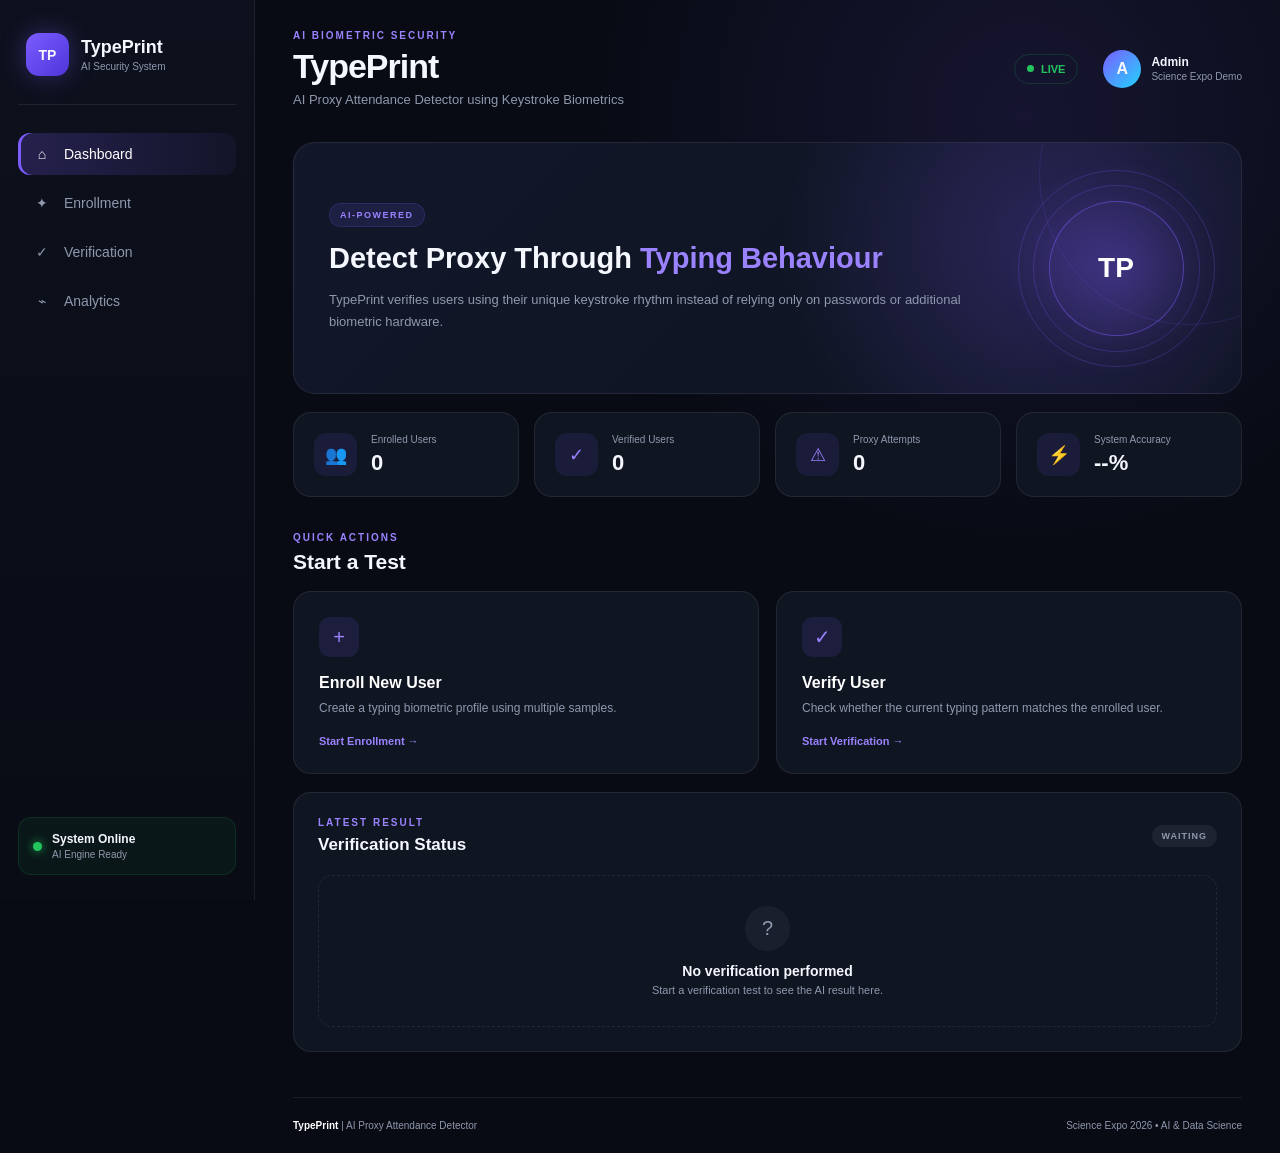
<file: index.html>
<!DOCTYPE html>
<html lang="en">
<head>
    <meta charset="UTF-8">
    <meta name="viewport" content="width=device-width, initial-scale=1.0">

    <title>TypePrint | AI Proxy Attendance Detector</title>

    <!-- Step 2: CSS file -->
    <link rel="stylesheet" href="style.css">
</head>

<body>

    <!-- ==============================
         MAIN APPLICATION
    =============================== -->

    <div class="app-container">

        <!-- ===== SIDEBAR ===== -->
        <aside class="sidebar">

            <div class="brand">
                <div class="brand-icon">TP</div>

                <div>
                    <h2>TypePrint</h2>
                    <p>AI Security System</p>
                </div>
            </div>

            <nav class="navigation">

                <button class="nav-item active" data-section="dashboard">
                    <span>⌂</span>
                    Dashboard
                </button>

                <button class="nav-item" data-section="enrollment">
                    <span>✦</span>
                    Enrollment
                </button>

                <button class="nav-item" data-section="verification">
                    <span>✓</span>
                    Verification
                </button>

                <button class="nav-item" data-section="analytics">
                    <span>⌁</span>
                    Analytics
                </button>

            </nav>

            <div class="system-status">
                <span class="status-dot"></span>
                <div>
                    <strong>System Online</strong>
                    <small>AI Engine Ready</small>
                </div>
            </div>

        </aside>


        <!-- ===== MAIN CONTENT ===== -->

        <main class="main-content">

            <!-- HEADER -->

            <header class="top-header">

                <div>
                    <p class="small-label">AI BIOMETRIC SECURITY</p>

                    <h1>
                        TypePrint
                    </h1>

                    <p class="subtitle">
                        AI Proxy Attendance Detector using Keystroke Biometrics
                    </p>
                </div>

                <div class="header-right">

                    <div class="live-indicator">
                        <span></span>
                        LIVE
                    </div>

                    <div class="user-profile">
                        <div class="avatar">A</div>

                        <div>
                            <strong>Admin</strong>
                            <small>Science Expo Demo</small>
                        </div>
                    </div>

                </div>

            </header>


            <!-- =========================================
                 DASHBOARD SECTION
            ========================================== -->

            <section id="dashboard" class="page-section active-section">

                <div class="welcome-card">

                    <div>

                        <span class="tag">
                            AI-POWERED
                        </span>

                        <h2>
                            Detect Proxy Through
                            <span>Typing Behaviour</span>
                        </h2>

                        <p>
                            TypePrint verifies users using their unique
                            keystroke rhythm instead of relying only on
                            passwords or additional biometric hardware.
                        </p>

                    </div>

                    <div class="security-visual">
                        <div class="scan-circle">
                            <span>TP</span>
                        </div>
                    </div>

                </div>


                <!-- STAT CARDS -->

                <div class="stats-grid">

                    <div class="stat-card">

                        <div class="stat-icon">
                            👥
                        </div>

                        <div>
                            <p>Enrolled Users</p>
                            <h3 id="totalUsers">0</h3>
                        </div>

                    </div>


                    <div class="stat-card">

                        <div class="stat-icon">
                            ✓
                        </div>

                        <div>
                            <p>Verified Users</p>
                            <h3 id="verifiedCount">0</h3>
                        </div>

                    </div>


                    <div class="stat-card">

                        <div class="stat-icon">
                            ⚠
                        </div>

                        <div>
                            <p>Proxy Attempts</p>
                            <h3 id="proxyCount">0</h3>
                        </div>

                    </div>


                    <div class="stat-card">

                        <div class="stat-icon">
                            ⚡
                        </div>

                        <div>
                            <p>System Accuracy</p>
                            <h3 id="accuracy">--%</h3>
                        </div>

                    </div>

                </div>


                <!-- QUICK ACTIONS -->

                <div class="section-heading">

                    <div>
                        <p class="small-label">QUICK ACTIONS</p>
                        <h2>Start a Test</h2>
                    </div>

                </div>


                <div class="action-grid">

                    <button
                        class="action-card"
                        data-section="enrollment">

                        <div class="action-icon">
                            +
                        </div>

                        <h3>
                            Enroll New User
                        </h3>

                        <p>
                            Create a typing biometric profile
                            using multiple samples.
                        </p>

                        <span>
                            Start Enrollment →
                        </span>

                    </button>


                    <button
                        class="action-card"
                        data-section="verification">

                        <div class="action-icon">
                            ✓
                        </div>

                        <h3>
                            Verify User
                        </h3>

                        <p>
                            Check whether the current typing
                            pattern matches the enrolled user.
                        </p>

                        <span>
                            Start Verification →
                        </span>

                    </button>

                </div>


                <!-- RECENT RESULT -->

                <div class="panel">

                    <div class="panel-header">

                        <div>
                            <p class="small-label">
                                LATEST RESULT
                            </p>

                            <h2>
                                Verification Status
                            </h2>
                        </div>

                        <span
                            id="dashboardStatus"
                            class="status-badge waiting">
                            WAITING
                        </span>

                    </div>


                    <div class="result-placeholder">

                        <div class="result-icon">
                            ?
                        </div>

                        <h3>
                            No verification performed
                        </h3>

                        <p>
                            Start a verification test to see
                            the AI result here.
                        </p>

                    </div>

                </div>

            </section>



            <!-- =========================================
                 ENROLLMENT SECTION
            ========================================== -->

            <section
                id="enrollment"
                class="page-section">

                <div class="section-heading">

                    <div>

                        <p class="small-label">
                            STEP 01
                        </p>

                        <h2>
                            User Enrollment
                        </h2>

                        <p>
                            Create a unique typing biometric
                            profile for the user.
                        </p>

                    </div>

                </div>


                <div class="enrollment-layout">

                    <!-- USER DETAILS -->

                    <div class="panel">

                        <div class="panel-header">

                            <div>

                                <p class="small-label">
                                    USER PROFILE
                                </p>

                                <h2>
                                    Basic Information
                                </h2>

                            </div>

                        </div>


                        <div class="form-group">

                            <label for="userName">
                                Student Name
                            </label>

                            <input
                                type="text"
                                id="userName"
                                placeholder="Enter student name"
                                autocomplete="off">

                        </div>


                        <div class="form-group">

                            <label for="userId">
                                Student ID
                            </label>

                            <input
                                type="text"
                                id="userId"
                                placeholder="Enter student ID"
                                autocomplete="off">

                        </div>


                        <div class="info-box">

                            <strong>
                                Why 10 samples?
                            </strong>

                            <p>
                                Multiple samples help the AI understand
                                the natural variation in a user's typing
                                rhythm.
                            </p>

                        </div>

                    </div>


                    <!-- TYPING SAMPLE -->

                    <div class="panel">

                        <div class="panel-header">

                            <div>

                                <p class="small-label">
                                    BIOMETRIC CAPTURE
                                </p>

                                <h2>
                                    Typing Samples
                                </h2>

                            </div>

                            <div class="sample-counter">
                                <span id="sampleNumber">
                                    0
                                </span>
                                / 10
                            </div>

                        </div>


                        <div class="phrase-box">

                            <p>
                                Type the following phrase:
                            </p>

                            <strong id="enrollmentPhrase">
                                TypePrint verifies my identity
                                through my typing rhythm.
                            </strong>

                        </div>


                        <textarea
                            id="enrollmentInput"
                            class="typing-input"
                            placeholder="Start typing the phrase here..."
                            rows="4"
                            autocomplete="off"
                            spellcheck="false">
                        </textarea>


                        <div class="typing-metrics">

                            <div>
                                <span>Dwell Time</span>
                                <strong id="dwellDisplay">
                                    -- ms
                                </strong>
                            </div>

                            <div>
                                <span>Flight Time</span>
                                <strong id="flightDisplay">
                                    -- ms
                                </strong>
                            </div>

                            <div>
                                <span>Typing Speed</span>
                                <strong id="speedDisplay">
                                    -- WPM
                                </strong>
                            </div>

                        </div>


                        <div class="progress-container">

                            <div class="progress-label">

                                <span>
                                    Enrollment Progress
                                </span>

                                <strong id="enrollmentProgressText">
                                    0%
                                </strong>

                            </div>

                            <div class="progress-bar">

                                <div
                                    id="enrollmentProgress"
                                    class="progress-fill">
                                </div>

                            </div>

                        </div>


                        <button
                            id="enrollSampleBtn"
                            class="primary-button"
                            disabled>

                            Record Sample

                        </button>

                    </div>

                </div>


                <div
                    id="enrollmentMessage"
                    class="message-box hidden">
                </div>

            </section>



            <!-- =========================================
                 VERIFICATION SECTION
            ========================================== -->

            <section
                id="verification"
                class="page-section">

                <div class="section-heading">

                    <div>

                        <p class="small-label">
                            STEP 02
                        </p>

                        <h2>
                            Identity Verification
                        </h2>

                        <p>
                            Verify whether the current typing pattern
                            matches the enrolled user.
                        </p>

                    </div>

                </div>


                <div class="verification-layout">

                    <div class="panel verification-panel">

                        <div class="verification-user">

                            <div class="large-avatar">
                                ?
                            </div>

                            <div>

                                <p>
                                    Verifying User
                                </p>

                                <h3 id="verificationUser">
                                    No User Selected
                                </h3>

                            </div>

                        </div>


                        <div class="phrase-box">

                            <p>
                                Type the verification phrase:
                            </p>

                            <strong id="verificationPhrase">
                                TypePrint verifies my identity
                                through my typing rhythm.
                            </strong>

                        </div>


                        <textarea
                            id="verificationInput"
                            class="typing-input"
                            placeholder="Type the phrase to verify..."
                            rows="4"
                            autocomplete="off"
                            spellcheck="false">
                        </textarea>


                        <div class="verification-actions">

                            <button
                                id="verifyBtn"
                                class="primary-button"
                                disabled>

                                Verify Identity

                            </button>

                            <button
                                id="clearVerificationBtn"
                                class="secondary-button">

                                Clear

                            </button>

                        </div>


                        <div
                            id="verificationProgress"
                            class="verification-progress hidden">

                            <span class="loader"></span>

                            AI is analysing typing behaviour...

                        </div>

                    </div>


                    <!-- RESULT CARD -->

                    <div
                        id="verificationResult"
                        class="panel result-panel">

                        <div class="result-header">

                            <p class="small-label">
                                AI VERIFICATION RESULT
                            </p>

                            <span
                                id="resultStatus"
                                class="status-badge waiting">
                                WAITING
                            </span>

                        </div>


                        <div class="match-score">

                            <div
                                id="matchCircle"
                                class="match-circle">

                                <span
                                    id="matchPercentage">
                                    --%
                                </span>

                                <small>
                                    Match
                                </small>

                            </div>

                        </div>


                        <h2 id="resultTitle">
                            Waiting for verification
                        </h2>

                        <p id="resultDescription">
                            Type the phrase and start verification
                            to receive an AI-based result.
                        </p>


                        <div class="result-details">

                            <div>
                                <span>Typing Pattern</span>
                                <strong id="patternResult">
                                    --
                                </strong>
                            </div>

                            <div>
                                <span>Confidence</span>
                                <strong id="confidenceResult">
                                    --
                                </strong>
                            </div>

                            <div>
                                <span>Decision Time</span>
                                <strong id="decisionTime">
                                    --
                                </strong>
                            </div>

                        </div>

                    </div>

                </div>

            </section>



            <!-- =========================================
                 ANALYTICS SECTION
            ========================================== -->

            <section
                id="analytics"
                class="page-section">

                <div class="section-heading">

                    <div>

                        <p class="small-label">
                            AI ANALYTICS
                        </p>

                        <h2>
                            Typing Behaviour Analytics
                        </h2>

                        <p>
                            Visual representation of keystroke
                            biometric features.
                        </p>

                    </div>

                </div>


                <div class="analytics-grid">

                    <div class="panel">

                        <div class="panel-header">

                            <div>

                                <p class="small-label">
                                    KEYSTROKE PATTERN
                                </p>

                                <h2>
                                    Typing Rhythm
                                </h2>

                            </div>

                        </div>


                        <div class="chart-container">

                            <canvas
                                id="typingChart">
                            </canvas>

                        </div>

                    </div>


                    <div class="panel">

                        <div class="panel-header">

                            <div>

                                <p class="small-label">
                                    BIOMETRIC FEATURES
                                </p>

                                <h2>
                                    Feature Analysis
                                </h2>

                            </div>

                        </div>


                        <div class="feature-list">

                            <div class="feature-row">

                                <div>
                                    <span>
                                        Dwell Time
                                    </span>

                                    <small>
                                        Key press duration
                                    </small>
                                </div>

                                <strong id="analyticsDwell">
                                    -- ms
                                </strong>

                            </div>


                            <div class="feature-row">

                                <div>
                                    <span>
                                        Flight Time
                                    </span>

                                    <small>
                                        Key-to-key interval
                                    </small>
                                </div>

                                <strong id="analyticsFlight">
                                    -- ms
                                </strong>

                            </div>


                            <div class="feature-row">

                                <div>
                                    <span>
                                        Typing Speed
                                    </span>

                                    <small>
                                        Words per minute
                                    </small>
                                </div>

                                <strong id="analyticsSpeed">
                                    -- WPM
                                </strong>

                            </div>


                            <div class="feature-row">

                                <div>
                                    <span>
                                        Keystrokes
                                    </span>

                                    <small>
                                        Total captured keys
                                    </small>
                                </div>

                                <strong id="analyticsKeys">
                                    0
                                </strong>

                            </div>

                        </div>

                    </div>

                </div>


                <!-- SECURITY INFORMATION -->

                <div class="panel security-panel">

                    <div class="panel-header">

                        <div>

                            <p class="small-label">
                                SECURITY MODEL
                            </p>

                            <h2>
                                How TypePrint Works
                            </h2>

                        </div>

                    </div>


                    <div class="security-steps">

                        <div class="security-step">

                            <span>01</span>

                            <div>

                                <h3>
                                    Capture
                                </h3>

                                <p>
                                    Record key timing information
                                    while the user types.
                                </p>

                            </div>

                        </div>


                        <div class="security-step">

                            <span>02</span>

                            <div>

                                <h3>
                                    Extract
                                </h3>

                                <p>
                                    Convert keystrokes into
                                    biometric timing features.
                                </p>

                            </div>

                        </div>


                        <div class="security-step">

                            <span>03</span>

                            <div>

                                <h3>
                                    Compare
                                </h3>

                                <p>
                                    Compare the current pattern
                                    with the enrolled profile.
                                </p>

                            </div>

                        </div>


                        <div class="security-step">

                            <span>04</span>

                            <div>

                                <h3>
                                    Detect
                                </h3>

                                <p>
                                    Identify matching or suspicious
                                    typing behaviour.
                                </p>

                            </div>

                        </div>

                    </div>

                </div>

            </section>



            <!-- =========================================
                 FOOTER
            ========================================== -->

            <footer class="footer">

                <div>

                    <strong>
                        TypePrint
                    </strong>

                    <span>
                        | AI Proxy Attendance Detector
                    </span>

                </div>

                <p>
                    Science Expo 2026 • AI & Data Science
                </p>

            </footer>

        </main>

    </div>


    <!-- Step 3: JavaScript file -->
    <script src="script.js"></script>

</body>

</html>
</file>
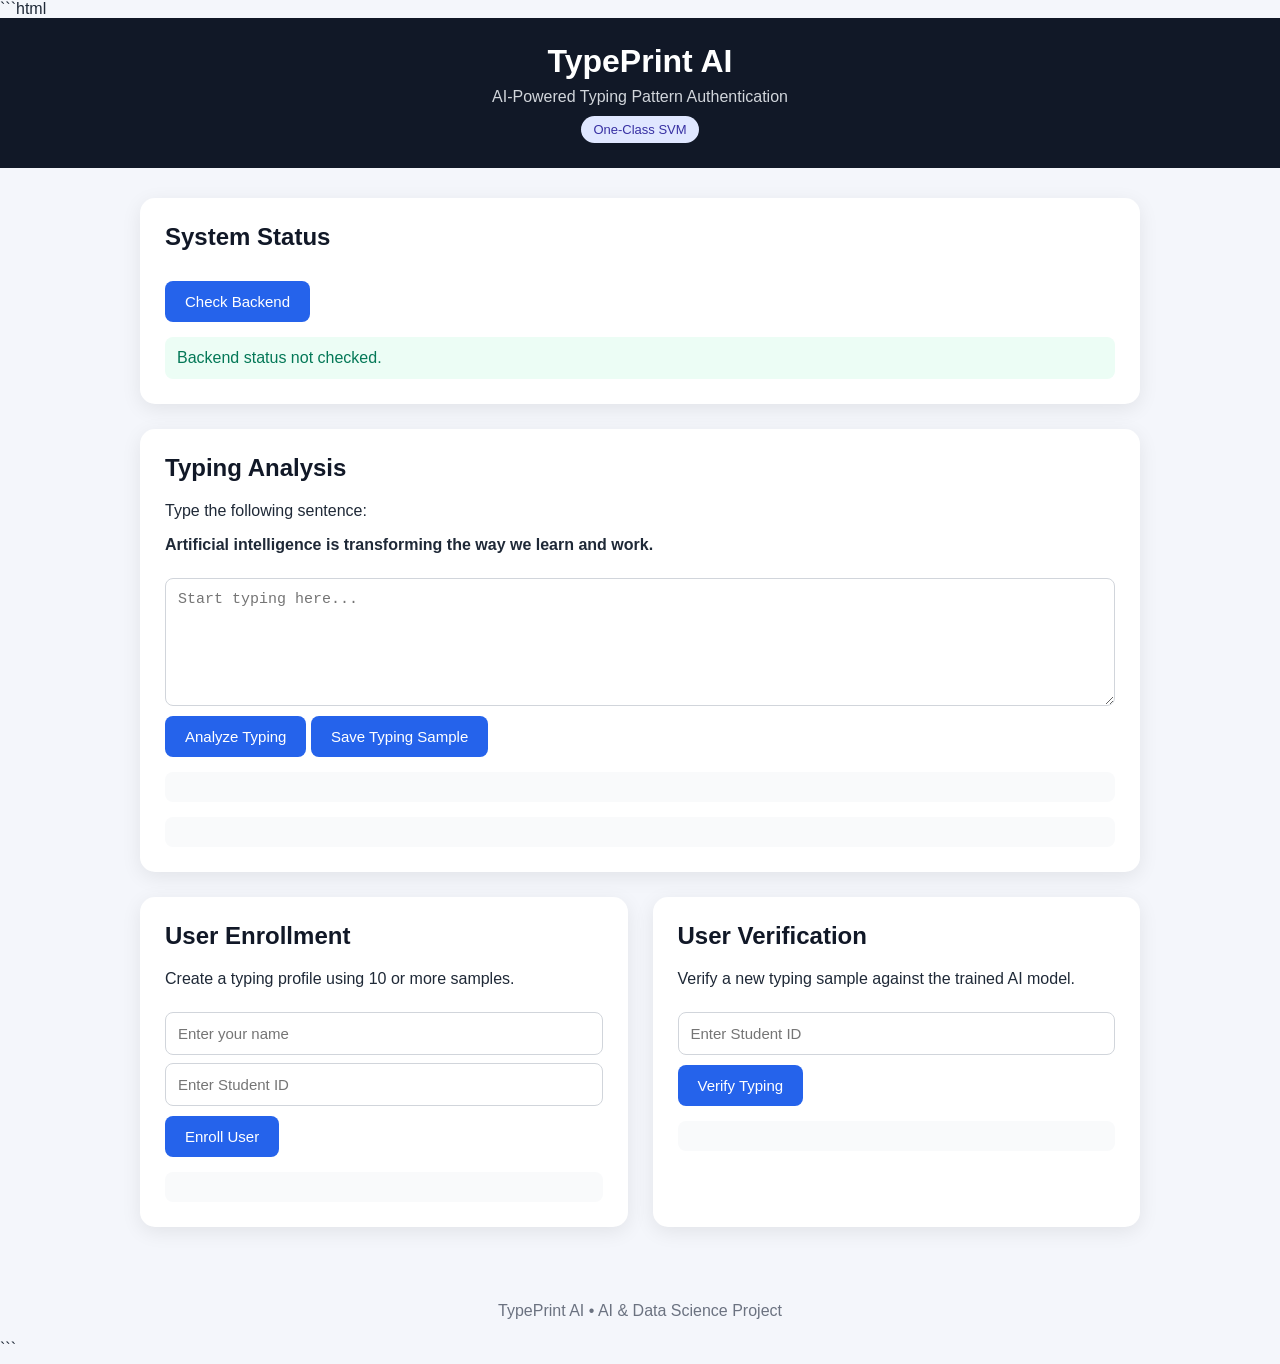
<file: frontend/index.html>
```html
<!DOCTYPE html>
<html lang="en">

<head>

    <meta charset="UTF-8">

    <meta name="viewport"
          content="width=device-width, initial-scale=1.0">

    <title>TypePrint AI</title>


    <style>

        * {
            box-sizing: border-box;
        }


        body {

            margin: 0;

            font-family:
                Arial,
                sans-serif;

            background:
                #f4f6fb;

            color:
                #1f2937;

        }


        header {

            background:
                #111827;

            color:
                white;

            padding:
                25px;

            text-align:
                center;

        }


        header h1 {

            margin:
                0 0 8px;

            font-size:
                32px;

        }


        header p {

            margin:
                0;

            color:
                #d1d5db;

        }


        .container {

            width:
                90%;

            max-width:
                1000px;

            margin:
                30px auto;

        }


        .card {

            background:
                white;

            padding:
                25px;

            margin-bottom:
                25px;

            border-radius:
                15px;

            box-shadow:
                0 5px 20px
                rgba(0,0,0,0.08);

        }


        .card h2 {

            margin-top:
                0;

            color:
                #111827;

        }


        button {

            border:
                none;

            padding:
                12px 20px;

            border-radius:
                8px;

            background:
                #2563eb;

            color:
                white;

            font-size:
                15px;

            cursor:
                pointer;

            margin-top:
                10px;

        }


        button:hover {

            opacity:
                0.9;

        }


        input,
        textarea {

            width:
                100%;

            padding:
                12px;

            margin-top:
                8px;

            border:
                1px solid
                #d1d5db;

            border-radius:
                8px;

            font-size:
                15px;

        }


        textarea {

            resize:
                vertical;

        }


        .status {

            padding:
                12px;

            background:
                #ecfdf5;

            color:
                #047857;

            border-radius:
                8px;

            margin-top:
                15px;

        }


        .result {

            white-space:
                pre-line;

            margin-top:
                15px;

            padding:
                15px;

            background:
                #f9fafb;

            border-radius:
                8px;

            line-height:
                1.7;

        }


        .grid {

            display:
                grid;

            grid-template-columns:
                repeat(
                    auto-fit,
                    minmax(280px, 1fr)
                );

            gap:
                25px;

        }


        .badge {

            display:
                inline-block;

            padding:
                6px 12px;

            border-radius:
                20px;

            background:
                #e0e7ff;

            color:
                #3730a3;

            font-size:
                13px;

            margin-top:
                10px;

        }


        footer {

            text-align:
                center;

            padding:
                20px;

            color:
                #6b7280;

        }

    </style>

</head>


<body>


<header>

    <h1>TypePrint AI</h1>

    <p>
        AI-Powered Typing Pattern Authentication
    </p>

    <span class="badge">
        One-Class SVM
    </span>

</header>


<div class="container">


    <!-- ============================== -->
    <!-- BACKEND STATUS -->
    <!-- ============================== -->

    <div class="card">

        <h2>System Status</h2>

        <button onclick="checkBackend()">
            Check Backend
        </button>

        <div
            id="result"
            class="status"
        >
            Backend status not checked.
        </div>

    </div>



    <!-- ============================== -->
    <!-- TYPING TEST -->
    <!-- ============================== -->

    <div class="card">

        <h2>Typing Analysis</h2>

        <p>
            Type the following sentence:
        </p>

        <p>
            <b>
                Artificial intelligence is
                transforming the way we learn
                and work.
            </b>
        </p>


        <textarea
            id="typingInput"
            rows="6"
            placeholder="Start typing here..."
            onkeydown="keyDownHandler(event)"
            onkeyup="keyUpHandler(event)"
        ></textarea>


        <button onclick="analyzeTyping()">
            Analyze Typing
        </button>


        <button onclick="saveTypingSample()">
            Save Typing Sample
        </button>


        <div
            id="analysisResult"
            class="result"
        ></div>


        <div
            id="sampleResult"
            class="result"
        ></div>

    </div>



    <div class="grid">


        <!-- ============================== -->
        <!-- ENROLLMENT -->
        <!-- ============================== -->

        <div class="card">

            <h2>User Enrollment</h2>

            <p>
                Create a typing profile
                using 10 or more samples.
            </p>


            <input
                type="text"
                id="studentName"
                placeholder="Enter your name"
            >


            <input
                type="text"
                id="studentId"
                placeholder="Enter Student ID"
            >


            <button onclick="enrollUser()">
                Enroll User
            </button>


            <div
                id="enrollResult"
                class="result"
            ></div>

        </div>



        <!-- ============================== -->
        <!-- VERIFICATION -->
        <!-- ============================== -->

        <div class="card">

            <h2>User Verification</h2>

            <p>
                Verify a new typing sample
                against the trained AI model.
            </p>


            <input
                type="text"
                id="verifyStudentId"
                placeholder="Enter Student ID"
            >


            <button onclick="verifyUser()">
                Verify Typing
            </button>


            <div
                id="verifyResult"
                class="result"
            ></div>

        </div>


    </div>


</div>


<footer>

    TypePrint AI • AI & Data Science Project

</footer>



<script>


// ==============================
// BACKEND CHECK
// ==============================

async function checkBackend() {

    const result =
        document.getElementById(
            "result"
        );


    try {

        const response =
            await fetch(
                "http://127.0.0.1:5000/api/health"
            );


        const data =
            await response.json();


        result.innerText =
            "● Backend Online\n" +
            "AI Engine: " +
            (data.ai_engine || "One-Class SVM");


    }

    catch (error) {

        result.innerText =
            "● Backend Connection Failed";

    }

}



// ==============================
// TYPING VARIABLES
// ==============================

let keyDownTimes = {};

let dwellTimes = [];

let flightTimes = [];

let lastKeyUpTime = null;

let typingStartTime = null;

let typingSamples = [];



// ==============================
// KEY DOWN
// ==============================

function keyDownHandler(event) {

    const key =
        event.key;


    const currentTime =
        performance.now();


    if (typingStartTime === null) {

        typingStartTime =
            currentTime;

    }


    if (
        keyDownTimes[key] ===
        undefined
    ) {

        keyDownTimes[key] =
            currentTime;


        if (
            lastKeyUpTime !==
            null
        ) {

            const flightTime =
                currentTime -
                lastKeyUpTime;


            flightTimes.push(
                flightTime
            );

        }

    }

}



// ==============================
// KEY UP
// ==============================

function keyUpHandler(event) {

    const key =
        event.key;


    const currentTime =
        performance.now();


    if (
        keyDownTimes[key] !==
        undefined
    ) {

        const dwellTime =
            currentTime -
            keyDownTimes[key];


        dwellTimes.push(
            dwellTime
        );


        delete keyDownTimes[key];


        lastKeyUpTime =
            currentTime;

    }

}



// ==============================
// ANALYZE TYPING
// ==============================

async function analyzeTyping() {

    const text =
        document.getElementById(
            "typingInput"
        ).value;


    const result =
        document.getElementById(
            "analysisResult"
        );


    if (
        text.trim() === ""
    ) {

        result.innerText =
            "Please type something first.";

        return;

    }


    if (
        dwellTimes.length === 0
    ) {

        result.innerText =
            "Please type again.";

        return;

    }


    const totalTime =
        performance.now() -
        typingStartTime;


    const totalDwell =
        dwellTimes.reduce(
            (sum, value) =>
                sum + value,
            0
        );


    const averageDwell =
        totalDwell /
        dwellTimes.length;


    let averageFlight = 0;


    if (
        flightTimes.length > 0
    ) {

        const totalFlight =
            flightTimes.reduce(
                (sum, value) =>
                    sum + value,
                0
            );


        averageFlight =
            totalFlight /
            flightTimes.length;

    }


    const words =
        text.trim()
            .split(/\s+/)
            .length;


    const typingSpeed =
        words /
        (totalTime / 60000);


    try {

        const response =
            await fetch(

                "http://127.0.0.1:5000/api/analyze",

                {

                    method:
                        "POST",

                    headers: {

                        "Content-Type":
                            "application/json"

                    },

                    body:
                        JSON.stringify({

                            text:
                                text,

                            dwellTime:
                                averageDwell,

                            flightTime:
                                averageFlight,

                            typingSpeed:
                                typingSpeed,

                            keystrokes:
                                text.length

                        })

                }

            );


        const data =
            await response.json();


        result.innerText =

            "Dwell Time: " +
            data.analysis.dwellTime +
            " ms\n" +

            "Flight Time: " +
            data.analysis.flightTime +
            " ms\n" +

            "Typing Speed: " +
            data.analysis.typingSpeed +
            " WPM\n" +

            "Keystrokes: " +
            data.analysis.keystrokes +
            "\n" +

            "Words: " +
            data.analysis.words;

    }

    catch (error) {

        result.innerText =
            "Analysis API connection failed.";

    }

}



// ==============================
// SAVE SAMPLE
// ==============================

async function saveTypingSample() {

    const text =
        document.getElementById(
            "typingInput"
        ).value;


    const result =
        document.getElementById(
            "sampleResult"
        );


    if (
        text.trim() === ""
    ) {

        result.innerText =
            "Please type something first.";

        return;

    }


    if (
        dwellTimes.length === 0
    ) {

        result.innerText =
            "Please type again.";

        return;

    }


    const totalDwell =
        dwellTimes.reduce(
            (sum, value) =>
                sum + value,
            0
        );


    const averageDwell =
        totalDwell /
        dwellTimes.length;


    let averageFlight = 0;


    if (
        flightTimes.length > 0
    ) {

        const totalFlight =
            flightTimes.reduce(
                (sum, value) =>
                    sum + value,
                0
            );

    }


    const typingTime =
        performance.now() -
        typingStartTime;


    const words =
        text.trim()
            .split(/\s+/)
            .length;


    const typingSpeed =
        words /
        (typingTime / 60000);


    const sample = {

        dwellTime:
            averageDwell,

        flightTime:
            averageFlight,

        typingSpeed:
            typingSpeed,

        keystrokes:
            text.length

    };


    typingSamples.push(
        sample
    );


    result.innerText =
        "Sample " +
        typingSamples.length +
        " saved successfully.";


    dwellTimes = [];

    flightTimes = [];

    keyDownTimes = {};

    lastKeyUpTime = null;

    typingStartTime = null;

}



// ==============================
// ENROLL USER
// ==============================

async function enrollUser() {

    const name =
        document.getElementById(
            "studentName"
        ).value;


    const studentId =
        document.getElementById(
            "studentId"
        ).value;


    const result =
        document.getElementById(
            "enrollResult"
        );


    if (
        name.trim() === "" ||
        studentId.trim() === ""
    ) {

        result.innerText =
            "Enter Name and Student ID.";

        return;

    }


    if (
        typingSamples.length < 10
    ) {

        result.innerText =
            "Need 10 typing samples. " +
            "Current: " +
            typingSamples.length;

        return;

    }


    result.innerText =
        "Training AI model...";


    try {

        const response =
            await fetch(

                "http://127.0.0.1:5000/api/enroll",

                {

                    method:
                        "POST",

                    headers: {

                        "Content-Type":
                            "application/json"

                    },

                    body:
                        JSON.stringify({

                            name:
                                name,

                            student_id:
                                studentId,

                            samples:
                                typingSamples

                        })

                }

            );


        const data =
            await response.json();


        result.innerText =
            data.message;

    }

    catch (error) {

        result.innerText =
            "Enrollment API connection failed.";

    }

}



// ==============================
// VERIFY USER
// ==============================

async function verifyUser() {

    const studentId =
        document.getElementById(
            "verifyStudentId"
        ).value;


    const text =
        document.getElementById(
            "typingInput"
        ).value;


    const result =
        document.getElementById(
            "verifyResult"
        );


    if (
        studentId.trim() === ""
    ) {

        result.innerText =
            "Enter Student ID.";

        return;

    }


    if (
        text.trim() === ""
    ) {

        result.innerText =
            "Please type something first.";

        return;

    }


    if (
        dwellTimes.length === 0
    ) {

        result.innerText =
            "Please type a fresh sample.";

        return;

    }


    const totalDwell =
        dwellTimes.reduce(
            (sum, value) =>
                sum + value,
            0
        );


    const averageDwell =
        totalDwell /
        dwellTimes.length;


    let averageFlight = 0;


    if (
        flightTimes.length > 0
    ) {

        const totalFlight =
            flightTimes.reduce(
                (sum, value) =>
                    sum + value,
                0
            );


        averageFlight =
            totalFlight /
            flightTimes.length;

    }


    const typingTime =
        performance.now() -
        typingStartTime;


    const words =
        text.trim()
            .split(/\s+/)
            .length;


    const typingSpeed =
        words /
        (typingTime / 60000);


    result.innerText =
        "AI is verifying...";


    try {

        const response =
            await fetch(

                "http://127.0.0.1:5000/api/verify",

                {

                    method:
                        "POST",

                    headers: {

                        "Content-Type":
                            "application/json"

                    },

                    body:
                        JSON.stringify({

                            student_id:
                                studentId,

                            sample: {

                                dwellTime:
                                    averageDwell,

                                flightTime:
                                    averageFlight,

                                typingSpeed:
                                    typingSpeed,

                                keystrokes:
                                    text.length

                            }

                        })

                }

            );


        const data =
            await response.json();


        if (
            !response.ok
        ) {

            result.innerText =
                data.message;

            return;

        }


        result.innerText =

            "Result: " +
            data.result +
            "\n" +

            "Status: " +
            data.status +
            "\n" +

            "Confidence: " +
            data.confidence +
            "%\n\n" +

            "AI Model: " +
            data.ai_model;

    }

    catch (error) {

        result.innerText =
            "Verification API connection failed.";

    }

}


</script>

</body>

</html>
```
</file>
<file: style.css>
/* =========================================================
   TYPEPRINT
   AI PROXY ATTENDANCE DETECTOR
   STEP 2 - COMPLETE CSS
========================================================= */


/* =========================
   GLOBAL RESET
========================= */

* {
    margin: 0;
    padding: 0;
    box-sizing: border-box;
}

:root {
    --bg: #080b14;
    --panel: #101522;
    --panel-light: #151b2b;
    --border: rgba(255, 255, 255, 0.08);

    --primary: #7c5cff;
    --primary-light: #9b82ff;

    --cyan: #21d4fd;
    --green: #22c55e;
    --red: #ef4444;
    --yellow: #f59e0b;

    --text: #f5f7ff;
    --muted: #8f98ad;

    --radius: 18px;
}

html {
    scroll-behavior: smooth;
}

body {
    font-family:
        Inter,
        "Segoe UI",
        Arial,
        sans-serif;

    background:
        radial-gradient(
            circle at 80% 10%,
            rgba(124, 92, 255, 0.12),
            transparent 30%
        ),
        var(--bg);

    color: var(--text);

    min-height: 100vh;
}


/* =========================
   SCROLLBAR
========================= */

::-webkit-scrollbar {
    width: 7px;
}

::-webkit-scrollbar-track {
    background: #080b14;
}

::-webkit-scrollbar-thumb {
    background: #343b50;
    border-radius: 20px;
}


/* =========================
   MAIN APP
========================= */

.app-container {
    display: flex;
    min-height: 100vh;
}


/* =========================
   SIDEBAR
========================= */

.sidebar {
    width: 255px;

    position: fixed;
    left: 0;
    top: 0;
    bottom: 0;

    padding: 25px 18px;

    background:
        linear-gradient(
            180deg,
            #0d111d,
            #090c15
        );

    border-right: 1px solid var(--border);

    display: flex;
    flex-direction: column;

    z-index: 100;
}


/* BRAND */

.brand {
    display: flex;
    align-items: center;
    gap: 12px;

    padding: 8px 8px 28px;

    border-bottom: 1px solid var(--border);
}

.brand-icon {
    width: 43px;
    height: 43px;

    display: flex;
    align-items: center;
    justify-content: center;

    border-radius: 13px;

    background:
        linear-gradient(
            135deg,
            var(--primary),
            #4e36d9
        );

    box-shadow:
        0 0 25px rgba(124, 92, 255, 0.35);

    font-weight: 800;
    font-size: 14px;
}

.brand h2 {
    font-size: 18px;
}

.brand p {
    font-size: 10px;
    color: var(--muted);
    margin-top: 3px;
}


/* NAVIGATION */

.navigation {
    margin-top: 28px;

    display: flex;
    flex-direction: column;
    gap: 7px;
}

.nav-item {
    border: none;
    outline: none;

    background: transparent;

    color: var(--muted);

    padding: 13px 14px;

    border-radius: 12px;

    cursor: pointer;

    display: flex;
    align-items: center;

    gap: 12px;

    text-align: left;

    font-size: 14px;

    transition: 0.25s ease;
}

.nav-item span {
    width: 20px;
    text-align: center;
}

.nav-item:hover {
    background: rgba(124, 92, 255, 0.09);
    color: white;
}

.nav-item.active {
    background:
        linear-gradient(
            90deg,
            rgba(124, 92, 255, 0.22),
            rgba(124, 92, 255, 0.06)
        );

    color: white;

    box-shadow:
        inset 3px 0 0 var(--primary);
}


/* SYSTEM STATUS */

.system-status {
    margin-top: auto;

    display: flex;
    align-items: center;

    gap: 10px;

    padding: 14px;

    background: rgba(34, 197, 94, 0.06);

    border: 1px solid rgba(34, 197, 94, 0.14);

    border-radius: 13px;
}

.status-dot {
    width: 9px;
    height: 9px;

    background: var(--green);

    border-radius: 50%;

    box-shadow:
        0 0 10px rgba(34, 197, 94, 0.8);

    animation: pulse 1.8s infinite;
}

.system-status strong {
    display: block;
    font-size: 12px;
}

.system-status small {
    display: block;
    color: var(--muted);
    font-size: 10px;
    margin-top: 3px;
}


/* =========================
   MAIN CONTENT
========================= */

.main-content {
    margin-left: 255px;

    width: calc(100% - 255px);

    padding: 30px 38px 0;

    min-height: 100vh;
}


/* =========================
   HEADER
========================= */

.top-header {
    display: flex;

    justify-content: space-between;
    align-items: center;

    margin-bottom: 35px;
}

.small-label {
    color: var(--primary-light);

    font-size: 10px;

    letter-spacing: 2px;

    font-weight: 700;

    margin-bottom: 7px;
}

.top-header h1 {
    font-size: 34px;

    line-height: 1.1;

    letter-spacing: -1px;
}

.subtitle {
    color: var(--muted);

    font-size: 13px;

    margin-top: 7px;
}

.header-right {
    display: flex;

    align-items: center;

    gap: 25px;
}


/* LIVE */

.live-indicator {
    display: flex;

    align-items: center;

    gap: 7px;

    font-size: 11px;

    font-weight: 700;

    color: var(--green);

    padding: 8px 12px;

    border: 1px solid rgba(34, 197, 94, 0.18);

    border-radius: 20px;
}

.live-indicator span {
    width: 7px;
    height: 7px;

    background: var(--green);

    border-radius: 50%;
}


/* USER */

.user-profile {
    display: flex;
    align-items: center;
    gap: 10px;
}

.avatar {
    width: 38px;
    height: 38px;

    border-radius: 50%;

    display: flex;
    align-items: center;
    justify-content: center;

    background:
        linear-gradient(
            135deg,
            var(--primary),
            var(--cyan)
        );

    font-weight: 800;
}

.user-profile strong {
    display: block;
    font-size: 12px;
}

.user-profile small {
    display: block;

    color: var(--muted);

    font-size: 10px;

    margin-top: 2px;
}


/* =========================
   PAGE SECTIONS
========================= */

.page-section {
    display: none;

    animation: fadeIn 0.3s ease;
}

.page-section.active-section {
    display: block;
}


/* =========================
   WELCOME CARD
========================= */

.welcome-card {
    min-height: 245px;

    padding: 35px;

    border-radius: 22px;

    border: 1px solid var(--border);

    background:
        radial-gradient(
            circle at 80% 40%,
            rgba(124, 92, 255, 0.25),
            transparent 35%
        ),
        linear-gradient(
            135deg,
            #12182a,
            #0e1320
        );

    display: flex;

    justify-content: space-between;

    align-items: center;

    overflow: hidden;

    position: relative;
}

.welcome-card::before {
    content: "";

    position: absolute;

    width: 300px;
    height: 300px;

    right: -100px;
    top: -120px;

    border-radius: 50%;

    border: 1px solid rgba(124, 92, 255, 0.15);
}

.tag {
    display: inline-block;

    padding: 6px 10px;

    border-radius: 20px;

    font-size: 9px;

    letter-spacing: 1.5px;

    font-weight: 700;

    color: var(--primary-light);

    background: rgba(124, 92, 255, 0.12);

    border: 1px solid rgba(124, 92, 255, 0.18);

    margin-bottom: 14px;
}

.welcome-card h2 {
    font-size: 29px;

    max-width: 650px;

    line-height: 1.2;
}

.welcome-card h2 span {
    color: var(--primary-light);
}

.welcome-card p {
    max-width: 650px;

    color: var(--muted);

    line-height: 1.7;

    font-size: 13px;

    margin-top: 13px;
}


/* SECURITY VISUAL */

.security-visual {
    position: relative;

    width: 180px;
    height: 180px;

    display: flex;
    align-items: center;
    justify-content: center;
}

.scan-circle {
    width: 135px;
    height: 135px;

    border-radius: 50%;

    display: flex;
    align-items: center;
    justify-content: center;

    background:
        radial-gradient(
            circle,
            rgba(124, 92, 255, 0.3),
            rgba(124, 92, 255, 0.04)
        );

    border: 1px solid rgba(124, 92, 255, 0.5);

    box-shadow:
        0 0 50px rgba(124, 92, 255, 0.2);

    position: relative;
}

.scan-circle::before,
.scan-circle::after {
    content: "";

    position: absolute;

    border-radius: 50%;

    border: 1px solid rgba(124, 92, 255, 0.25);
}

.scan-circle::before {
    width: 165px;
    height: 165px;
}

.scan-circle::after {
    width: 195px;
    height: 195px;
}

.scan-circle span {
    font-size: 28px;

    font-weight: 900;

    color: white;
}


/* =========================
   STAT GRID
========================= */

.stats-grid {
    display: grid;

    grid-template-columns:
        repeat(4, 1fr);

    gap: 15px;

    margin-top: 18px;
}

.stat-card {
    padding: 20px;

    border-radius: var(--radius);

    border: 1px solid var(--border);

    background: var(--panel);

    display: flex;

    align-items: center;

    gap: 14px;

    transition: 0.25s ease;
}

.stat-card:hover {
    transform: translateY(-3px);

    border-color:
        rgba(124, 92, 255, 0.3);
}

.stat-icon {
    width: 43px;
    height: 43px;

    border-radius: 12px;

    display: flex;

    align-items: center;
    justify-content: center;

    background:
        rgba(124, 92, 255, 0.1);

    color: var(--primary-light);

    font-size: 18px;
}

.stat-card p {
    color: var(--muted);

    font-size: 10px;

    margin-bottom: 5px;
}

.stat-card h3 {
    font-size: 22px;
}


/* =========================
   SECTION HEADING
========================= */

.section-heading {
    margin-top: 35px;

    margin-bottom: 17px;
}

.section-heading h2 {
    font-size: 21px;
}

.section-heading > div > p:not(.small-label) {
    color: var(--muted);

    font-size: 12px;

    margin-top: 6px;
}


/* =========================
   ACTION CARDS
========================= */

.action-grid {
    display: grid;

    grid-template-columns:
        repeat(2, 1fr);

    gap: 17px;
}

.action-card {
    text-align: left;

    border: 1px solid var(--border);

    background: var(--panel);

    color: white;

    padding: 25px;

    border-radius: var(--radius);

    cursor: pointer;

    transition: 0.25s ease;
}

.action-card:hover {
    transform: translateY(-4px);

    border-color:
        rgba(124, 92, 255, 0.4);

    background: var(--panel-light);
}

.action-icon {
    width: 40px;
    height: 40px;

    display: flex;

    align-items: center;
    justify-content: center;

    border-radius: 11px;

    background:
        rgba(124, 92, 255, 0.12);

    color: var(--primary-light);

    font-size: 20px;

    margin-bottom: 17px;
}

.action-card h3 {
    font-size: 16px;
}

.action-card p {
    color: var(--muted);

    font-size: 12px;

    line-height: 1.6;

    margin: 7px 0 14px;
}

.action-card span {
    color: var(--primary-light);

    font-size: 11px;

    font-weight: 700;
}


/* =========================
   PANEL
========================= */

.panel {
    background: var(--panel);

    border: 1px solid var(--border);

    border-radius: var(--radius);

    padding: 24px;

    margin-top: 18px;
}

.panel-header {
    display: flex;

    justify-content: space-between;

    align-items: center;

    margin-bottom: 20px;
}

.panel-header h2 {
    font-size: 17px;
}


/* =========================
   STATUS BADGES
========================= */

.status-badge {
    padding: 6px 10px;

    border-radius: 20px;

    font-size: 9px;

    font-weight: 800;

    letter-spacing: 1px;
}

.status-badge.waiting {
    color: var(--muted);

    background:
        rgba(143, 152, 173, 0.1);
}

.status-badge.success {
    color: var(--green);

    background:
        rgba(34, 197, 94, 0.1);
}

.status-badge.danger {
    color: var(--red);

    background:
        rgba(239, 68, 68, 0.1);
}


/* =========================
   RESULT PLACEHOLDER
========================= */

.result-placeholder {
    padding: 30px;

    text-align: center;

    border: 1px dashed var(--border);

    border-radius: 14px;
}

.result-icon {
    width: 45px;
    height: 45px;

    margin: auto;

    border-radius: 50%;

    display: flex;

    align-items: center;
    justify-content: center;

    background:
        rgba(143, 152, 173, 0.08);

    color: var(--muted);

    font-size: 20px;
}

.result-placeholder h3 {
    margin-top: 12px;

    font-size: 14px;
}

.result-placeholder p {
    margin-top: 5px;

    color: var(--muted);

    font-size: 11px;
}


/* =========================
   ENROLLMENT LAYOUT
========================= */

.enrollment-layout {
    display: grid;

    grid-template-columns:
        0.8fr 1.2fr;

    gap: 18px;
}

.enrollment-layout .panel {
    margin-top: 0;
}


/* =========================
   FORM
========================= */

.form-group {
    margin-bottom: 18px;
}

.form-group label {
    display: block;

    font-size: 11px;

    color: var(--muted);

    margin-bottom: 7px;
}

input,
textarea {
    width: 100%;

    background: #0a0e18;

    border: 1px solid var(--border);

    border-radius: 11px;

    color: white;

    outline: none;

    font-family: inherit;

    transition: 0.2s ease;
}

input {
    height: 45px;

    padding: 0 13px;

    font-size: 12px;
}

textarea {
    padding: 14px;

    font-size: 13px;

    resize: vertical;
}

input:focus,
textarea:focus {
    border-color: var(--primary);

    box-shadow:
        0 0 0 3px
        rgba(124, 92, 255, 0.08);
}

input::placeholder,
textarea::placeholder {
    color: #555e73;
}


/* =========================
   INFO BOX
========================= */

.info-box {
    margin-top: 25px;

    padding: 15px;

    border-radius: 12px;

    background:
        rgba(33, 212, 253, 0.05);

    border:
        1px solid rgba(33, 212, 253, 0.1);
}

.info-box strong {
    font-size: 11px;

    color: var(--cyan);
}

.info-box p {
    color: var(--muted);

    font-size: 10px;

    line-height: 1.6;

    margin-top: 6px;
}


/* =========================
   SAMPLE COUNTER
========================= */

.sample-counter {
    color: var(--primary-light);

    font-size: 13px;

    font-weight: 800;
}


/* =========================
   PHRASE BOX
========================= */

.phrase-box {
    padding: 16px;

    border-radius: 12px;

    background:
        rgba(124, 92, 255, 0.06);

    border:
        1px solid rgba(124, 92, 255, 0.12);

    margin-bottom: 15px;
}

.phrase-box p {
    color: var(--muted);

    font-size: 10px;

    margin-bottom: 7px;
}

.phrase-box strong {
    font-size: 13px;

    line-height: 1.6;
}


/* =========================
   TYPING INPUT
========================= */

.typing-input {
    min-height: 115px;

    line-height: 1.7;
}


/* =========================
   TYPING METRICS
========================= */

.typing-metrics {
    display: grid;

    grid-template-columns:
        repeat(3, 1fr);

    gap: 10px;

    margin-top: 12px;
}

.typing-metrics > div {
    padding: 12px;

    border-radius: 10px;

    background: #0b0f19;

    border: 1px solid var(--border);

    text-align: center;
}

.typing-metrics span {
    display: block;

    color: var(--muted);

    font-size: 9px;

    margin-bottom: 5px;
}

.typing-metrics strong {
    font-size: 12px;
}


/* =========================
   PROGRESS
========================= */

.progress-container {
    margin-top: 18px;
}

.progress-label {
    display: flex;

    justify-content: space-between;

    font-size: 10px;

    color: var(--muted);

    margin-bottom: 7px;
}

.progress-label strong {
    color: var(--primary-light);
}

.progress-bar {
    height: 7px;

    background: #080b13;

    border-radius: 20px;

    overflow: hidden;
}

.progress-fill {
    height: 100%;

    width: 0%;

    background:
        linear-gradient(
            90deg,
            var(--primary),
            var(--cyan)
        );

    border-radius: 20px;

    transition: width 0.3s ease;
}


/* =========================
   BUTTONS
========================= */

.primary-button,
.secondary-button {
    border: none;

    border-radius: 10px;

    padding: 12px 18px;

    cursor: pointer;

    font-family: inherit;

    font-weight: 700;

    font-size: 11px;

    transition: 0.2s ease;
}

.primary-button {
    width: 100%;

    margin-top: 17px;

    color: white;

    background:
        linear-gradient(
            135deg,
            var(--primary),
            #573de0
        );

    box-shadow:
        0 8px 25px
        rgba(124, 92, 255, 0.18);
}

.primary-button:hover:not(:disabled) {
    transform: translateY(-2px);

    box-shadow:
        0 12px 30px
        rgba(124, 92, 255, 0.3);
}

.primary-button:disabled {
    opacity: 0.35;

    cursor: not-allowed;

    box-shadow: none;
}

.secondary-button {
    color: var(--muted);

    background: #151a27;

    border: 1px solid var(--border);
}

.secondary-button:hover {
    color: white;

    border-color:
        rgba(255, 255, 255, 0.2);
}


/* =========================
   MESSAGE
========================= */

.message-box {
    padding: 13px 16px;

    margin-top: 15px;

    border-radius: 11px;

    font-size: 11px;
}

.message-box.hidden {
    display: none;
}

.message-box.success {
    color: var(--green);

    background:
        rgba(34, 197, 94, 0.08);

    border:
        1px solid rgba(34, 197, 94, 0.15);
}

.message-box.error {
    color: var(--red);

    background:
        rgba(239, 68, 68, 0.08);

    border:
        1px solid rgba(239, 68, 68, 0.15);
}


/* =========================
   VERIFICATION
========================= */

.verification-layout {
    display: grid;

    grid-template-columns:
        1.15fr 0.85fr;

    gap: 18px;
}

.verification-layout .panel {
    margin-top: 0;
}

.verification-user {
    display: flex;

    align-items: center;

    gap: 12px;

    margin-bottom: 22px;
}

.large-avatar {
    width: 48px;
    height: 48px;

    border-radius: 50%;

    display: flex;

    align-items: center;
    justify-content: center;

    background:
        rgba(124, 92, 255, 0.12);

    color: var(--primary-light);

    font-size: 17px;

    font-weight: 800;
}

.verification-user p {
    color: var(--muted);

    font-size: 10px;
}

.verification-user h3 {
    font-size: 15px;

    margin-top: 3px;
}

.verification-actions {
    display: flex;

    gap: 10px;

    margin-top: 15px;
}

.verification-actions .primary-button {
    margin-top: 0;
}

.verification-actions .secondary-button {
    min-width: 90px;
}


/* =========================
   LOADER
========================= */

.verification-progress {
    display: flex;

    align-items: center;

    justify-content: center;

    gap: 9px;

    margin-top: 15px;

    padding: 12px;

    color: var(--primary-light);

    background:
        rgba(124, 92, 255, 0.06);

    border-radius: 10px;

    font-size: 10px;
}

.verification-progress.hidden {
    display: none;
}

.loader {
    width: 14px;
    height: 14px;

    border-radius: 50%;

    border:
        2px solid rgba(255, 255, 255, 0.1);

    border-top-color:
        var(--primary);

    animation:
        spin 0.8s linear infinite;
}


/* =========================
   RESULT PANEL
========================= */

.result-panel {
    display: flex;

    flex-direction: column;

    align-items: center;

    text-align: center;
}

.result-header {
    width: 100%;

    display: flex;

    justify-content: space-between;

    align-items: center;
}

.match-score {
    margin: 20px 0;
}

.match-circle {
    width: 150px;
    height: 150px;

    border-radius: 50%;

    display: flex;

    flex-direction: column;

    justify-content: center;

    align-items: center;

    border:
        8px solid rgba(124, 92, 255, 0.15);

    background:
        radial-gradient(
            circle,
            rgba(124, 92, 255, 0.12),
            transparent 65%
        );

    box-shadow:
        0 0 35px
        rgba(124, 92, 255, 0.12);

    transition: 0.4s ease;
}

.match-circle.success {
    border-color:
        rgba(34, 197, 94, 0.45);

    box-shadow:
        0 0 35px
        rgba(34, 197, 94, 0.15);
}

.match-circle.danger {
    border-color:
        rgba(239, 68, 68, 0.45);

    box-shadow:
        0 0 35px
        rgba(239, 68, 68, 0.15);
}

.match-circle span {
    font-size: 31px;

    font-weight: 900;
}

.match-circle small {
    color: var(--muted);

    font-size: 9px;

    margin-top: 2px;
}

.result-panel > h2 {
    font-size: 18px;
}

.result-panel > p {
    max-width: 320px;

    color: var(--muted);

    font-size: 11px;

    line-height: 1.6;

    margin-top: 7px;
}

.result-details {
    width: 100%;

    display: grid;

    grid-template-columns:
        repeat(3, 1fr);

    gap: 8px;

    margin-top: 20px;
}

.result-details > div {
    padding: 11px;

    background: #0b0f19;

    border: 1px solid var(--border);

    border-radius: 9px;
}

.result-details span {
    display: block;

    color: var(--muted);

    font-size: 8px;

    margin-bottom: 4px;
}

.result-details strong {
    font-size: 10px;
}


/* =========================
   ANALYTICS
========================= */

.analytics-grid {
    display: grid;

    grid-template-columns:
        1.3fr 0.7fr;

    gap: 18px;
}

.analytics-grid .panel {
    margin-top: 0;
}

.chart-container {
    height: 300px;

    width: 100%;

    display: flex;

    align-items: center;

    justify-content: center;
}

.chart-container canvas {
    width: 100% !important;

    height: 100% !important;
}


/* =========================
   FEATURE LIST
========================= */

.feature-list {
    display: flex;

    flex-direction: column;
}

.feature-row {
    display: flex;

    justify-content: space-between;

    align-items: center;

    padding: 14px 0;

    border-bottom:
        1px solid var(--border);
}

.feature-row:last-child {
    border-bottom: none;
}

.feature-row span {
    display: block;

    font-size: 11px;
}

.feature-row small {
    display: block;

    color: var(--muted);

    font-size: 9px;

    margin-top: 3px;
}

.feature-row strong {
    color: var(--primary-light);

    font-size: 11px;
}


/* =========================
   SECURITY PANEL
========================= */

.security-panel {
    margin-top: 18px;
}

.security-steps {
    display: grid;

    grid-template-columns:
        repeat(4, 1fr);

    gap: 12px;
}

.security-step {
    padding: 16px;

    background: #0c101a;

    border: 1px solid var(--border);

    border-radius: 12px;
}

.security-step > span {
    display: block;

    color: var(--primary-light);

    font-size: 10px;

    font-weight: 800;

    margin-bottom: 12px;
}

.security-step h3 {
    font-size: 12px;
}

.security-step p {
    color: var(--muted);

    font-size: 10px;

    line-height: 1.6;

    margin-top: 6px;
}


/* =========================
   FOOTER
========================= */

.footer {
    margin-top: 45px;

    padding: 22px 0;

    border-top:
        1px solid var(--border);

    display: flex;

    justify-content: space-between;

    color: var(--muted);

    font-size: 10px;
}

.footer strong {
    color: white;
}

.footer p {
    color: var(--muted);
}


/* =========================
   ANIMATIONS
========================= */

@keyframes pulse {

    0% {
        opacity: 1;

        transform: scale(1);
    }

    50% {
        opacity: 0.5;

        transform: scale(0.75);
    }

    100% {
        opacity: 1;

        transform: scale(1);
    }
}


@keyframes spin {

    to {
        transform: rotate(360deg);
    }
}


@keyframes fadeIn {

    from {
        opacity: 0;

        transform: translateY(8px);
    }

    to {
        opacity: 1;

        transform: translateY(0);
    }
}


/* =========================
   RESPONSIVE
========================= */

@media (max-width: 1100px) {

    .stats-grid {
        grid-template-columns:
            repeat(2, 1fr);
    }

    .enrollment-layout,
    .verification-layout,
    .analytics-grid {
        grid-template-columns: 1fr;
    }

    .security-steps {
        grid-template-columns:
            repeat(2, 1fr);
    }
}


@media (max-width: 800px) {

    .sidebar {
        width: 75px;

        padding: 18px 10px;
    }

    .brand {
        justify-content: center;
    }

    .brand > div:last-child,
    .nav-item:not(.active) {
        /* Keep navigation compact */
    }

    .brand h2,
    .brand p,
    .system-status div {
        display: none;
    }

    .navigation {
        align-items: center;
    }

    .nav-item {
        width: 50px;

        justify-content: center;

        padding: 13px;
    }

    .nav-item span {
        margin: 0;
    }

    .main-content {
        margin-left: 75px;

        width: calc(100% - 75px);

        padding: 22px;
    }

    .top-header {
        align-items: flex-start;
    }

    .header-right {
        display: none;
    }

    .welcome-card {
        padding: 25px;
    }

    .security-visual {
        display: none;
    }
}


@media (max-width: 600px) {

    .main-content {
        padding: 18px 13px;
    }

    .top-header h1 {
        font-size: 27px;
    }

    .stats-grid {
        grid-template-columns: 1fr;
    }

    .action-grid {
        grid-template-columns: 1fr;
    }

    .typing-metrics {
        grid-template-columns: 1fr;
    }

    .result-details {
        grid-template-columns: 1fr;
    }

    .security-steps {
        grid-template-columns: 1fr;
    }

    .welcome-card h2 {
        font-size: 23px;
    }

    .footer {
        flex-direction: column;

        gap: 8px;
    }
}
</file>
